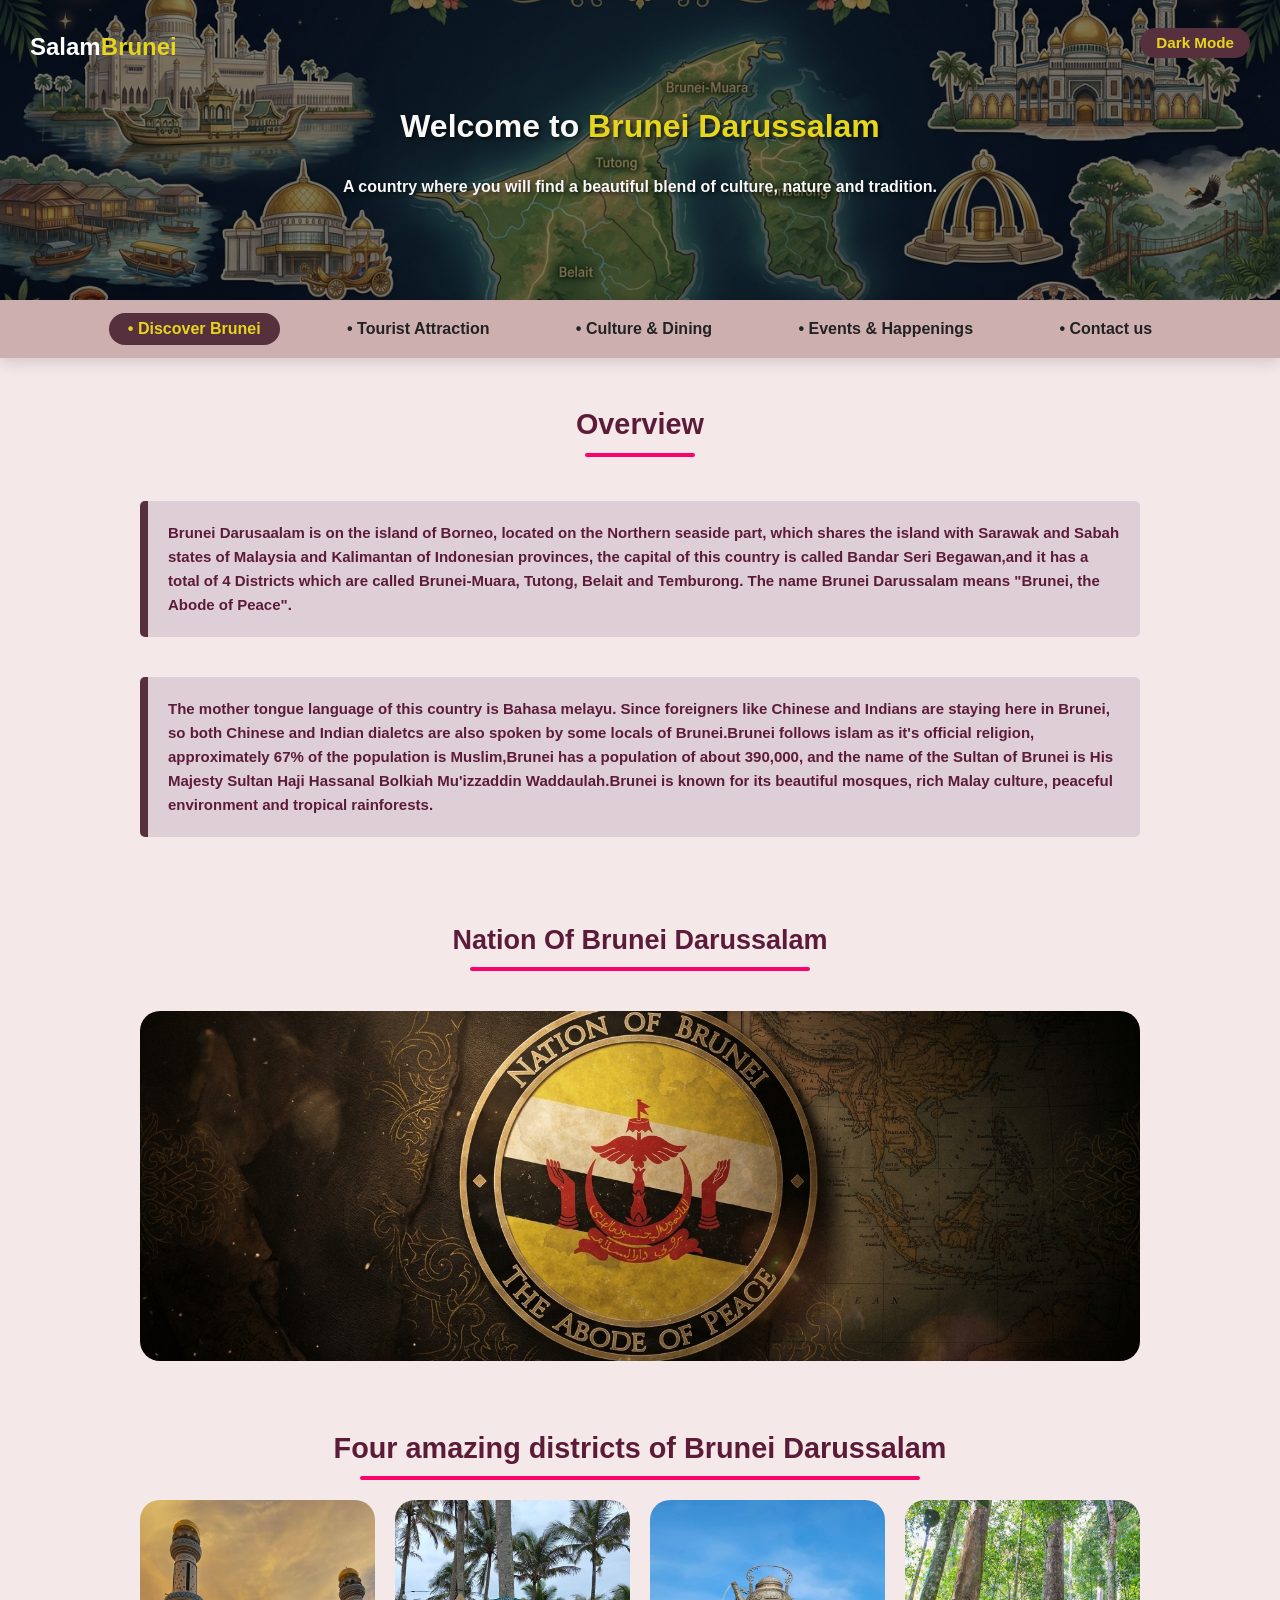
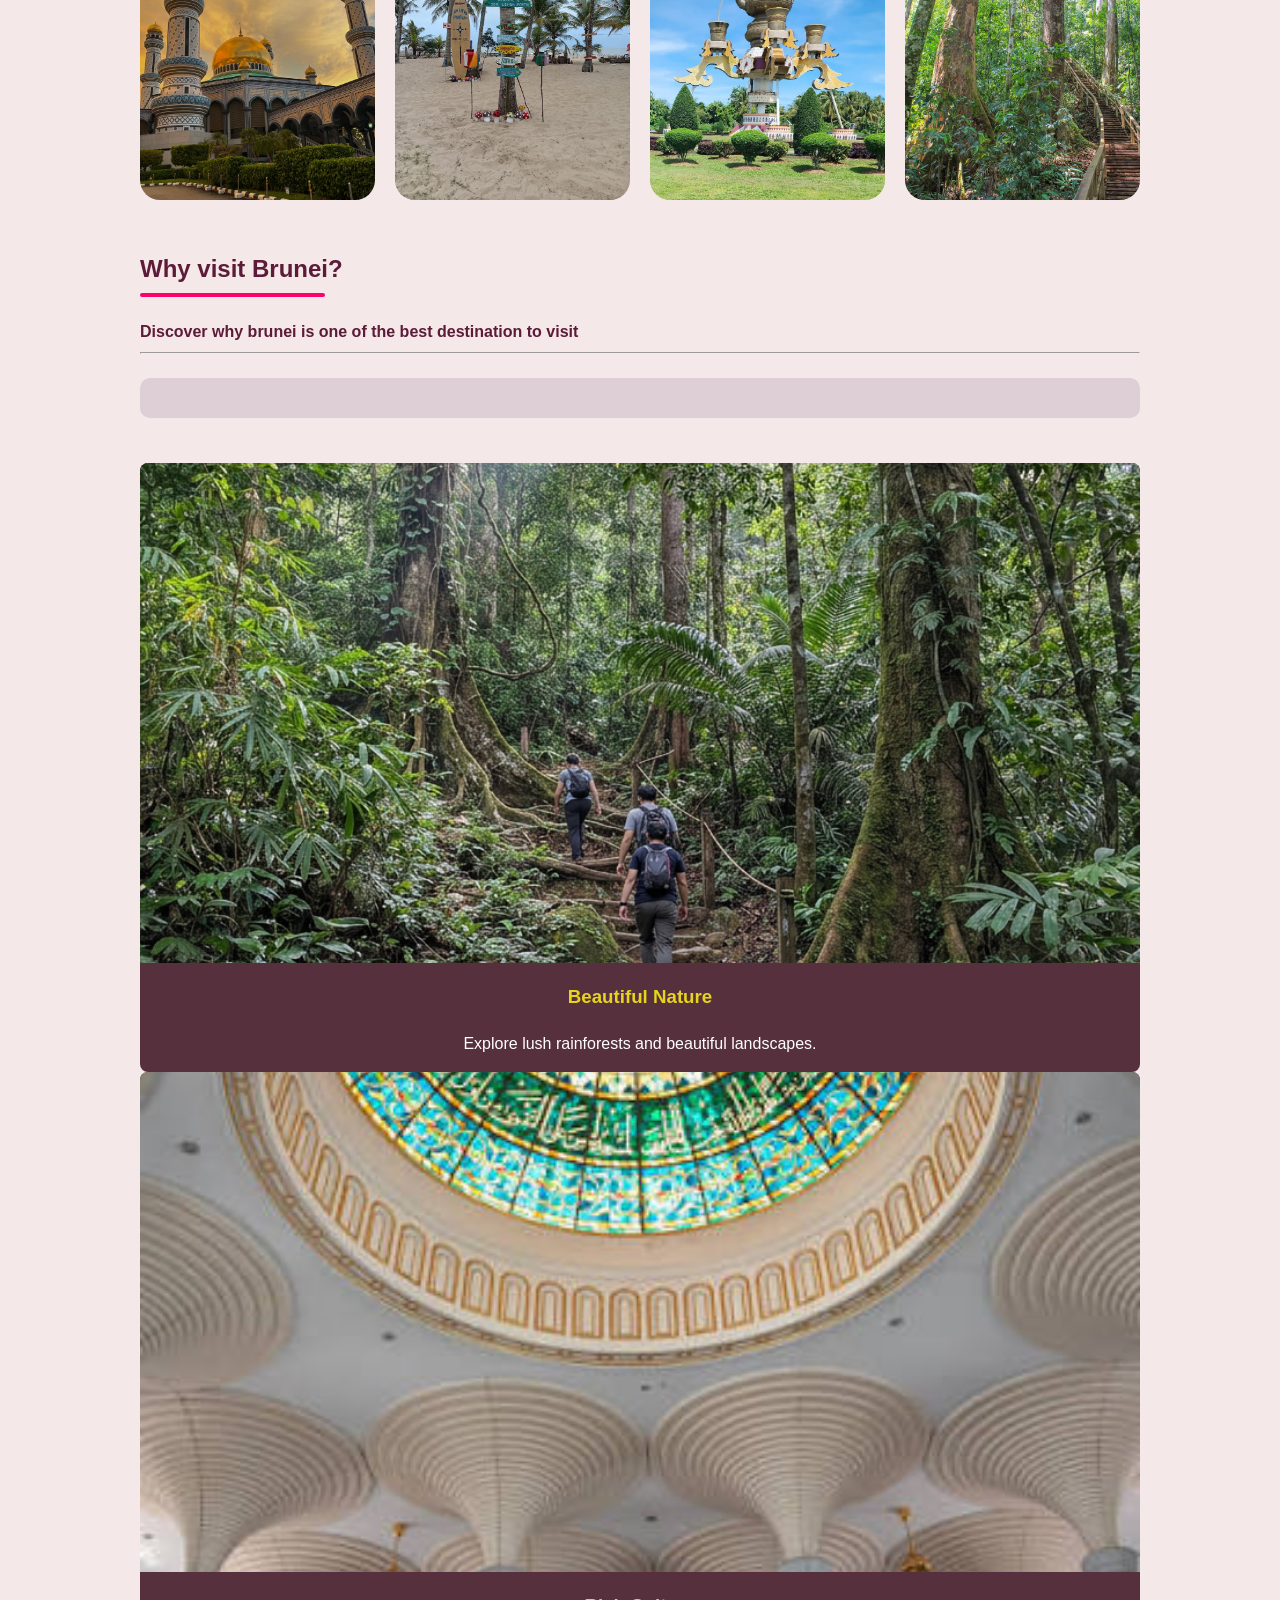
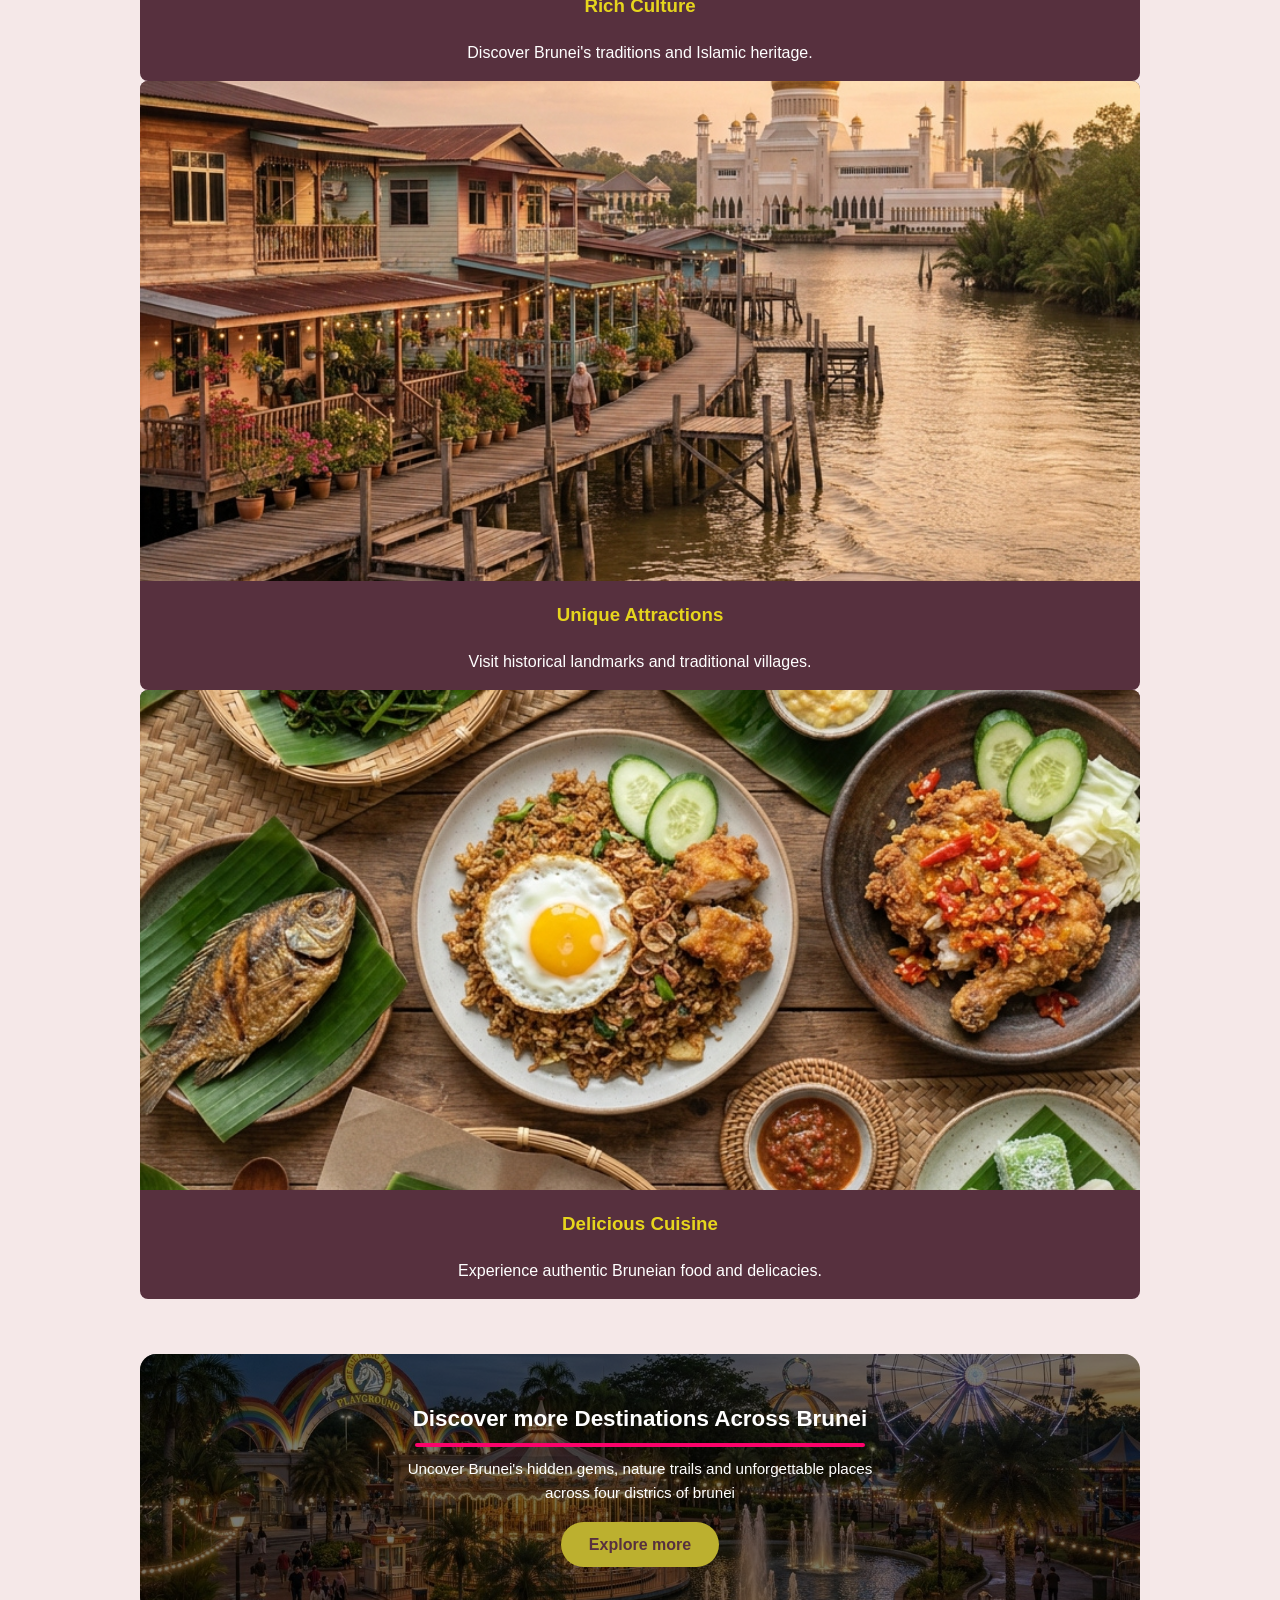
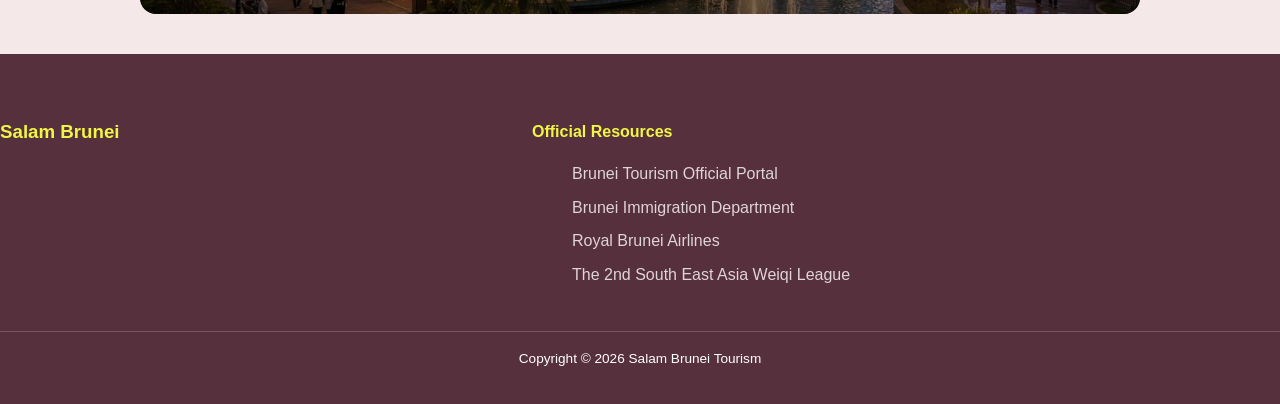
<file: index.html>
<!DOCTYPE html>
<html lang="en">
<head>
  <meta charset="UTF-8">
  <meta name="viewport" content="width=device-width, initial-scale=1.0">
  <link rel="stylesheet" href="style.css">
  <title>Discover Brunei page</title>
</head>
<body>

  <header class="site-header">
    <img src="pic/discover-brunei3.jfif" alt="Cover page of brunei map" class="header-background">
    <a href="index.html" class="logo">Salam<span>Brunei</span></a>
    <button id="dark-theme" class="theme-button"> Dark Mode</button>
    <div class="header-text">
      <h1>Welcome to <span>Brunei Darussalam</span></h1>
      <h4>A country where you will find a beautiful blend of culture, nature and tradition.</h4>
    </div>
  </header>

  <nav class="navbar">
    <a href="index.html" class="nav-item active">&bull; Discover Brunei</a>
    <a href="attractions.html" class="nav-item"> &bull; Tourist Attraction</a> 
    <a href="culture.html" class="nav-item">&bull; Culture & Dining</a>
    <a href="events.html" class="nav-item">&bull; Events & Happenings</a>
    <a href="contact.html" class="nav-item">&bull; Contact us</a>
  </nav>

  <main>

<div class="overview">
  <h2>Overview</h2>
<div class="overview-line"></div>
</div>

  <section id="over">
  <p><b>Brunei Darusaalam is on the island of Borneo, located on the Northern seaside part, which shares the island with Sarawak and Sabah states of Malaysia and Kalimantan of Indonesian provinces, the capital of this country is called Bandar Seri Begawan,and it has a total of 4 Districts which are called Brunei-Muara, Tutong, Belait and Temburong. The name Brunei Darussalam means "Brunei, the Abode of Peace".</b></p> 
  <p><b>The mother tongue language of this country is Bahasa melayu. Since foreigners like Chinese and Indians are staying here in Brunei, so both Chinese and Indian dialetcs are also spoken by some locals of Brunei.Brunei follows islam as it's official religion, approximately 67% of the population is Muslim,Brunei has a population of about 390,000, and the name of the Sultan of Brunei is His Majesty Sultan Haji Hassanal Bolkiah Mu'izzaddin Waddaulah.Brunei is known for its beautiful mosques, rich Malay culture, peaceful environment and tropical rainforests.</b></p> 
  </section>

<div class="adobe">
<h2>Nation Of Brunei Darussalam</h2>
<div class="adobe-line"></div>
</div>

<div class="banner-adobe">
<img src="pic/adobe.jfif" alt="nation of brunei">
</div>

 <div class="districts">
<h2>Four amazing districts of Brunei Darussalam</h2>
<div class="districts-line"></div>
</div>

<div class="row">
  <div class="districts-col">
  <a href="https://www.bruneitourism.com/brunei-muara/">
  <img src="pic/Brunei-muara.jfif" alt="Brunei-muara, Jame Asr mosque">
  <div class="districts-layer">
  <h3>Brunei-Muara</h3>
  </div>
  </a>
    </div>

  <div class="districts-col">
    <a href="https://www.bruneitourism.com/tutong/">
    <img src="pic/tutong.jfif" alt="tutong beach">
    <div class="districts-layer">
   <h3>Tutong</h3>
    </div>
    </a>
    </div>

  <div class="districts-col">
     <a href="https://www.bruneitourism.com/belait/">
    <img src="pic/kettle.jfif" alt="KB, giant kettle pot">
    <div class="districts-layer">
    <h3>Belait</h3>
    </div>
    </a>
   </div>

  <div class="districts-col">
     <a href="https://www.bruneitourism.com/temburong/"></a>
    <img src="pic/ulu.jfif" alt="temburong park">
    <div class="districts-layer">
    <h3>Temburong</h3>
    </div>
    </div>
    </div>

      <section id="discover-grid">
      <h2>Why visit Brunei?</h2>
      <div class="discover-line"></div>
      <h4>Discover why brunei is one of the best destination to visit<hr></h4>
      <div class="grid-container">
        </div>
        
    <article class="discover-card">
       <img src="pic/rainforest.jfif" alt="Brunei rainforest">
      <h3>Beautiful Nature</h3>
      <p>Explore lush rainforests and beautiful landscapes.</p>
    </article>

    <article class="discover-card">
      <img src="pic/masjid-inside.jfif" alt="view inside omar ali masjid">
      <h3>Rich Culture</h3>
      <p>Discover Brunei's traditions and Islamic heritage.</p>
    </article>

    <article class="discover-card">
      <img src="pic/kampong.jfif" alt="kampong air">
      <h3>Unique Attractions</h3>
      <p>Visit historical landmarks and traditional villages.</p>
    </article>

    <article class="discover-card">
      <img src="pic/cuisine.jfif" alt="Brunei local cuisine">
      <h3>Delicious Cuisine</h3>
      <p>Experience authentic Bruneian food and delicacies.</p>
    </article>

      </div>
    </section>


<div class="discover-banner">
  <img src="pic/jp2.jpg" alt="jerudong park">

  <div class="discover-overlay">
    <h2>Discover more Destinations Across Brunei</h2>
    <div class="discover-banner-line"></div>
    <p>Uncover Brunei's hidden gems, nature trails and unforgettable places across four districs of brunei</p>
    <a href="attractions.html" class="round-button">Explore more</a>
  </div>
</div>
  </main>

  <script src="script.js"></script>

  <footer class="site-footer">
    <div class="container footer-grid">
      <div>
        <h3>Salam Brunei</h3>
      </div>
      
      <div>
        <h4>Official Resources</h4>
      <ul>
        <li><a href="https://www.bruneitourism.com/" target="_blank" rel="noopener noreferrer">Brunei Tourism Official Portal</a></li>
        <li><a href="https://www.immigration.gov.bn/" target="_blank" rel="noopener noreferrer">Brunei Immigration Department</a></li>
        <li><a href="https://www.flyroyalbrunei.com/" target="_blank" rel="noopener noreferrer">Royal Brunei Airlines</a></li>
        <li><a href="https://wynchblog.com/2nd-south-east-asia-weiqi-league-in-brunei/" target="_blank" rel="noopener noreferrer">The 2nd South East Asia Weiqi League</a></li>
      </ul>
      </div>
    </div>
    <p class="copyright">Copyright &copy; 2026 Salam Brunei Tourism</p>
  </footer>

</body>
</html>
</file>
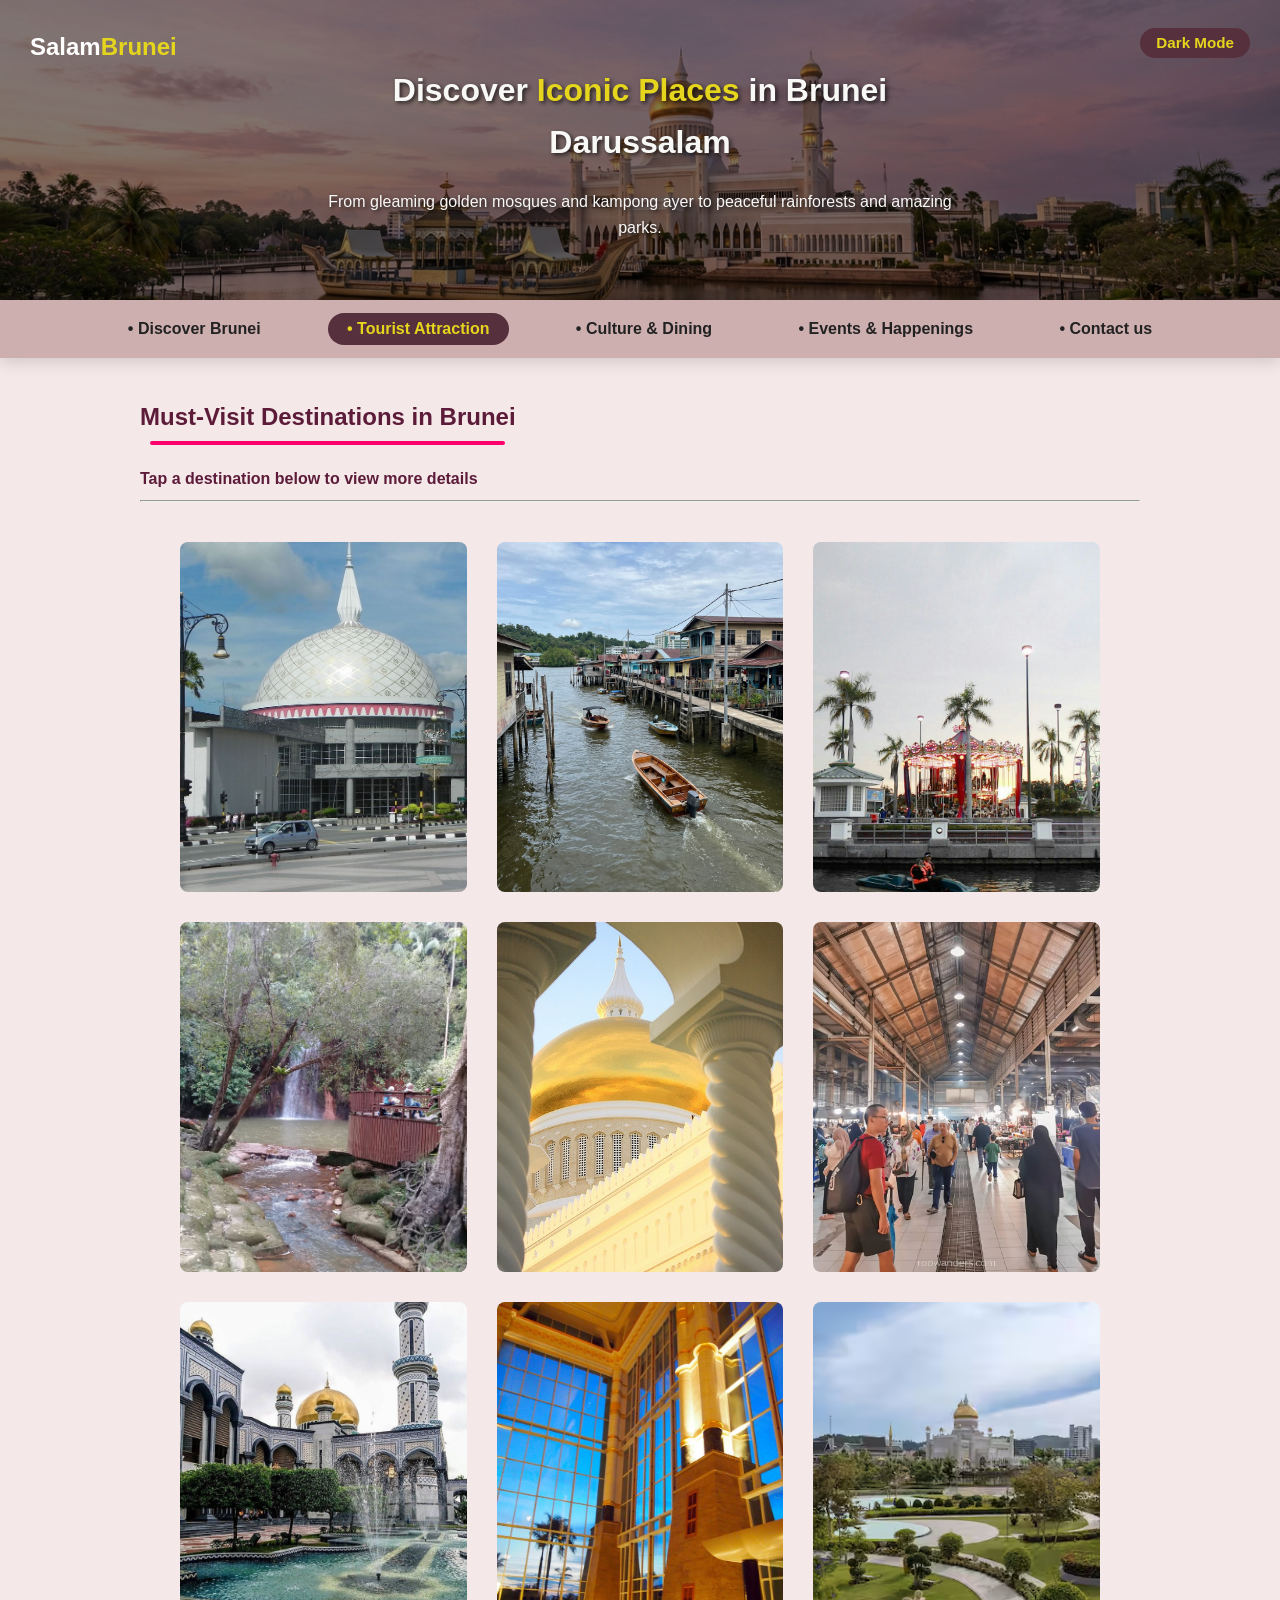
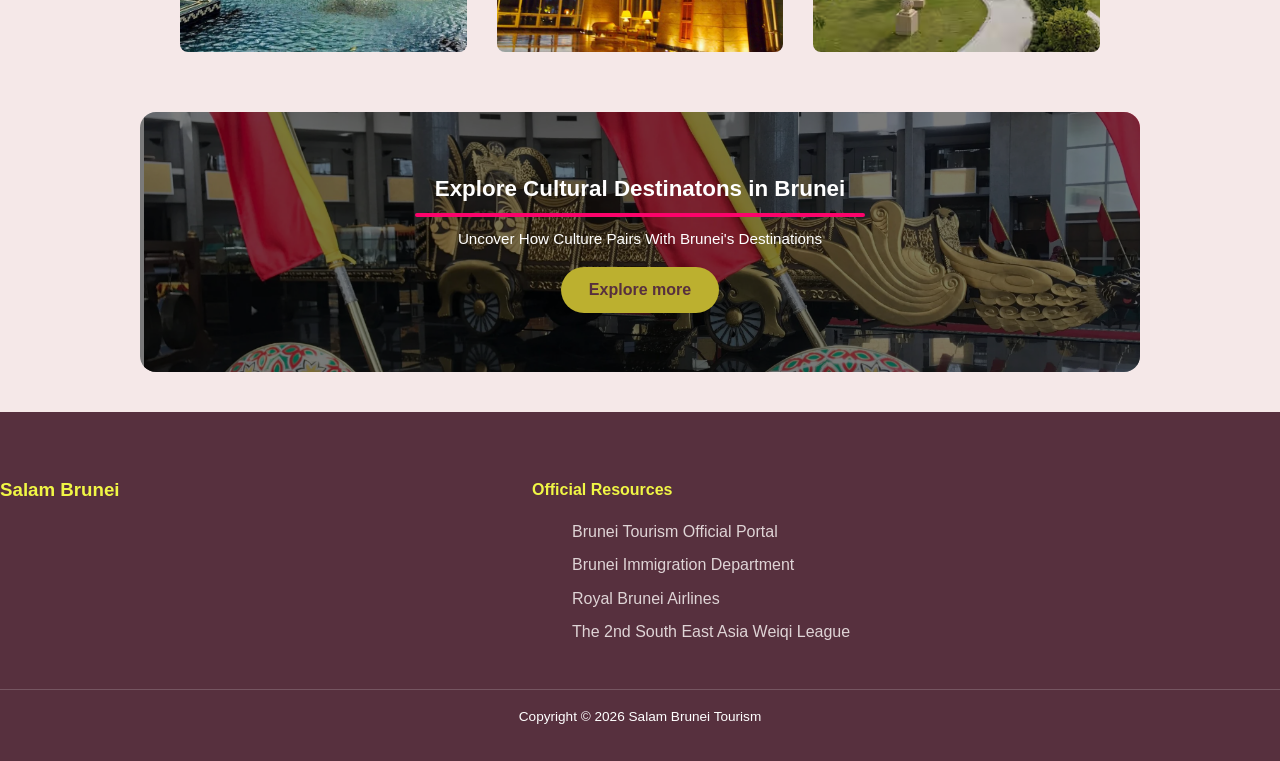
<file: attractions.html>
<!DOCTYPE html>
<html lang="en">
<head>
  <meta charset="UTF-8">
  <meta name="viewport" content="width=device-width, initial-scale=1.0">
  <link rel="stylesheet" href="style.css">
  <title>Tourist Attractions page</title>
</head>
<body>

  <header class="site-header">
    <img src="pic/rose sky omar.jfif" alt="pink theme sky omar ali masjid" class="header-background">
    <a href="attractions.html" class="logo">Salam<span>Brunei</span></a>
    <button id="dark-theme" class="theme-button"> Dark Mode</button>
    <div class="header-text">
      <h1>Discover<span> Iconic Places </span>in Brunei Darussalam</h1>
      <p>From gleaming golden mosques and kampong ayer to peaceful rainforests and amazing parks. </p>
    </div>
  </header>

  <nav class="navbar">
    <a href="index.html" class="nav-item">&bull; Discover Brunei</a>
    <a href="attractions.html" class="nav-item active"> &bull; Tourist Attraction</a> 
    <a href="culture.html" class="nav-item">&bull; Culture & Dining</a>
    <a href="events.html" class="nav-item">&bull; Events & Happenings</a>
    <a href="contact.html" class="nav-item">&bull; Contact us</a>
  </nav>

<main>
 <div class="destination">
  <h2>Must-Visit Destinations in Brunei</h2>
<div class="destination-line"></div>
<h4>Tap a destination below to view more details<hr></h4>
</div>

<div class="img-gallery">
<img src="pic/regalia.jfif" alt="Regalia Royal Museum" data-desc="This museum is decorated with the history of Brunei's beauty. Inside this museum, they display golden chariots, olden-day symbolic weapons and shields, and ornate mementos from historic Brunei."> 
<img src="pic/kamping.jfif" alt="Kampong Air" data-desc="A peaceful water village with nearby beautiful mosques, schools and relaxing boat rides">
<img src="pic/Jerudong Park.jfif" alt="Jerudong Park Playground" data-desc="The biggest and most popular amusement park in Borneo, with a beautifully landscaped playground, Jeudong Park provides all kinds of exiting rides for all ages">
<img src="pic/tasek-lama.jpg" alt="Tasek Lama Recreational Park" data-desc="This park is located in the heart of Brunei's capital. Nature lovers will love this place because of the amazing waterfall, lush trails for wandering, and breathtaking city views">
<img src="pic/omar ali dome.jfif" alt="Omar Ali Saifuddien Mosque" data-desc="This masterpiece mosque is featured with a stunning golden dome, Italian marble columns, and intricate stained glass windows">
<img src="pic/gadong.webp" alt="gadong night market" data-desc="Brunei's busiest and most buzzing night market that is located at Gadong near The Mall, with super affordable local snacks and dishes starting from $1, such as grilled meat on skewers, rice with chicken and sambal on the side, and a lot more Bruneian favourites">
<img src="pic/jame.jfif" alt="Jame Asr Hassanal Bolkiah Mosque" data-desc="This incredible golden mosque was built by the current Sultan of Brunei, offering visitors a glimpse of stunning architecture and spiritual beauty">
<img src="pic/empire2.jfif" alt="The Empire Brunei" data-desc="The Empire is a world-class, luxury resort located in Kampong Jerudong, providing private beaches and a golf course for clients and visitors who are staying there, and offering grand accommodations and royal-level hospitality too">
<img src="pic/eko.avif" alt="Taman Makhota Jubli Emas" data-desc="A very clean park with a lovely garden look, great for visitors, athletes, kids, and couples">

</div>

<div class="lightbox" id="lightbox">
  <img src="pic/regalia.jfif" id="lightbox-img" alt="royal regalia museum">
  <p id="lightbox-info"></p>
  <p id="lightbox-desc"></p> 
  <span id="close-lightbox">X</span>
</div>

<div class="attraction-banner">
  <img src="pic/royal2.png" alt="inside royal regalia museum">

  <div class="attraction-overlay">
    <h2>Explore Cultural Destinatons in Brunei</h2>
    <div class="attraction-line"></div>
    <p>Uncover How Culture Pairs With Brunei's Destinations</p>
    <a href="https://www.bruneitourism.com/cultural-heritage/" class="round-button">Explore more</a>
  </div>
</div>

</main>

<script src="script.js"></script>

 <footer class="site-footer">
    <div class="container footer-grid">
      <div>
        <h3>Salam Brunei</h3>
      </div>
      
      <div>
        <h4>Official Resources</h4>
      <ul>
        <li><a href="https://www.bruneitourism.com/" target="_blank" rel="noopener noreferrer">Brunei Tourism Official Portal</a></li>
        <li><a href="https://www.immigration.gov.bn/" target="_blank" rel="noopener noreferrer">Brunei Immigration Department</a></li>
        <li><a href="https://www.flyroyalbrunei.com/" target="_blank" rel="noopener noreferrer">Royal Brunei Airlines</a></li>
        <li><a href="https://wynchblog.com/2nd-south-east-asia-weiqi-league-in-brunei/" target="_blank" rel="noopener noreferrer">The 2nd South East Asia Weiqi League</a></li>
      </ul>
      </div>
    </div>
    <p class="copyright">Copyright &copy; 2026 Salam Brunei Tourism</p>
  </footer>

</body>
</html>
</file>
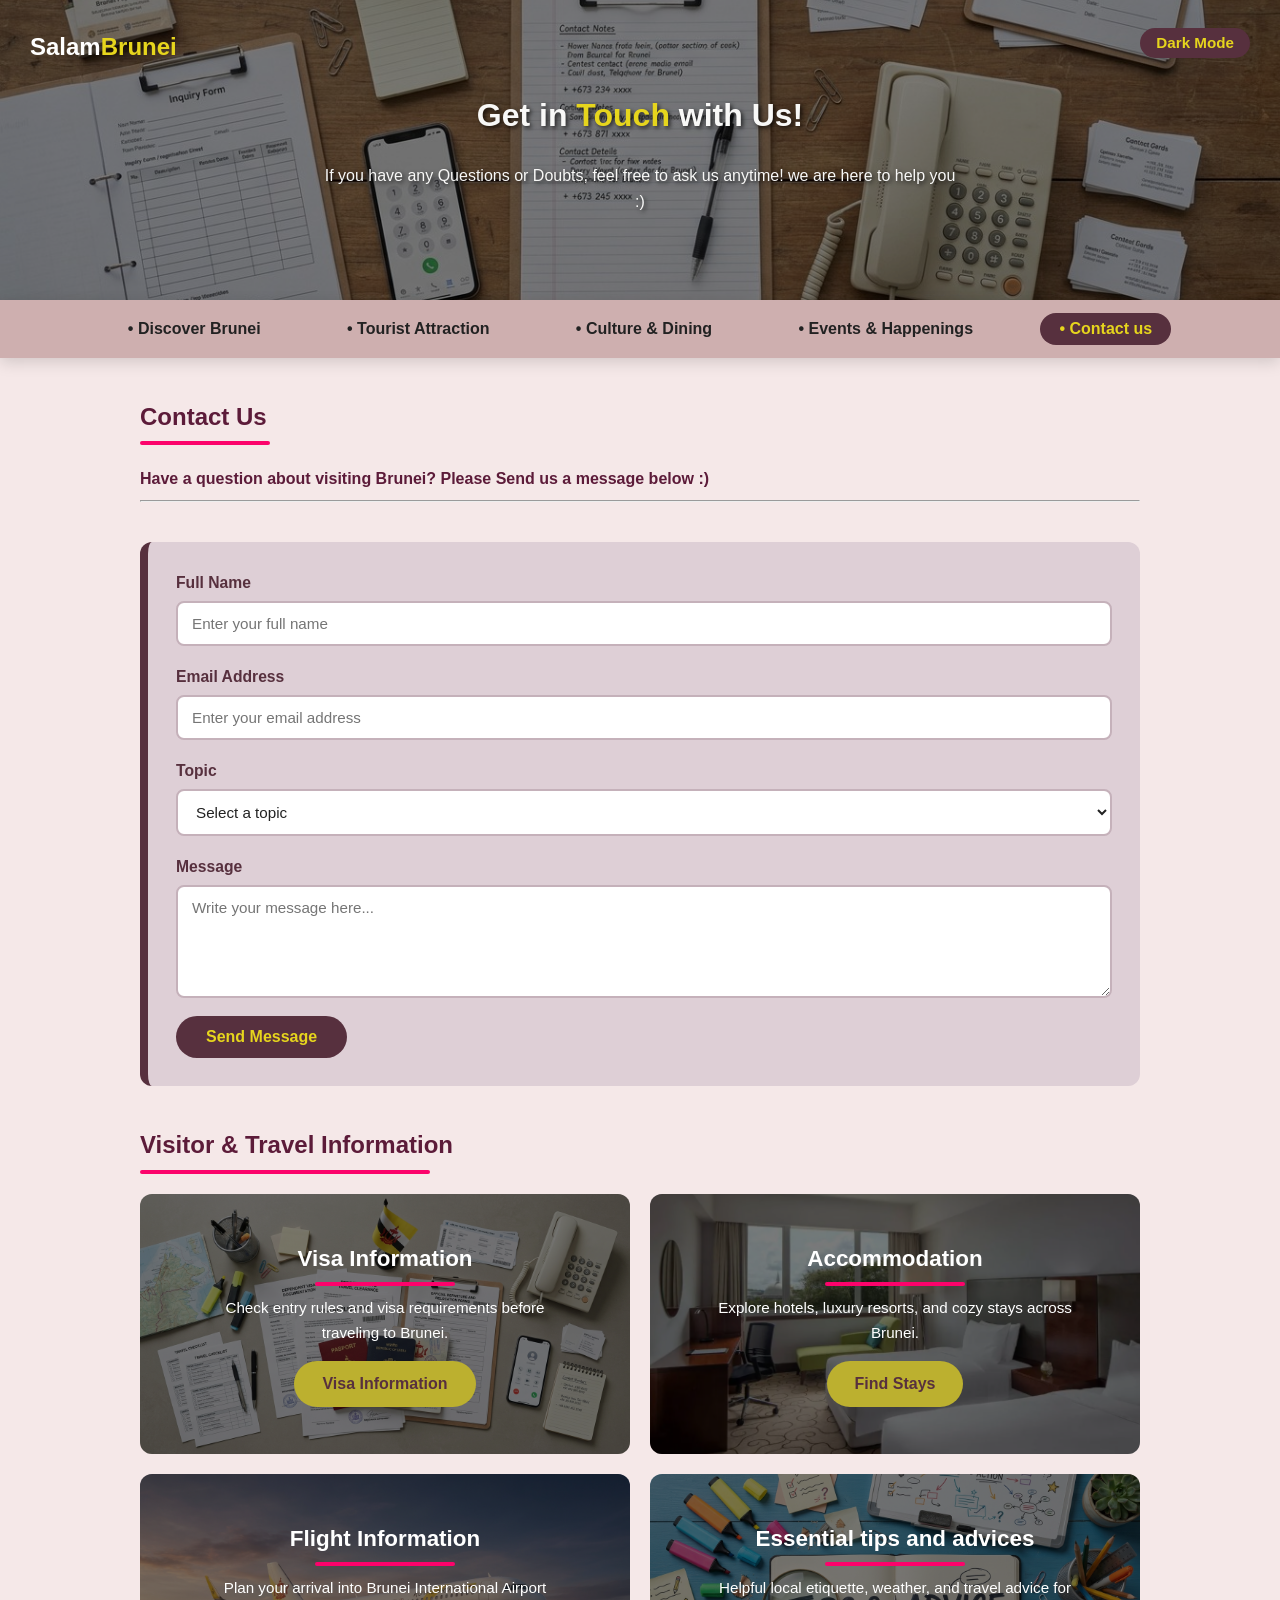
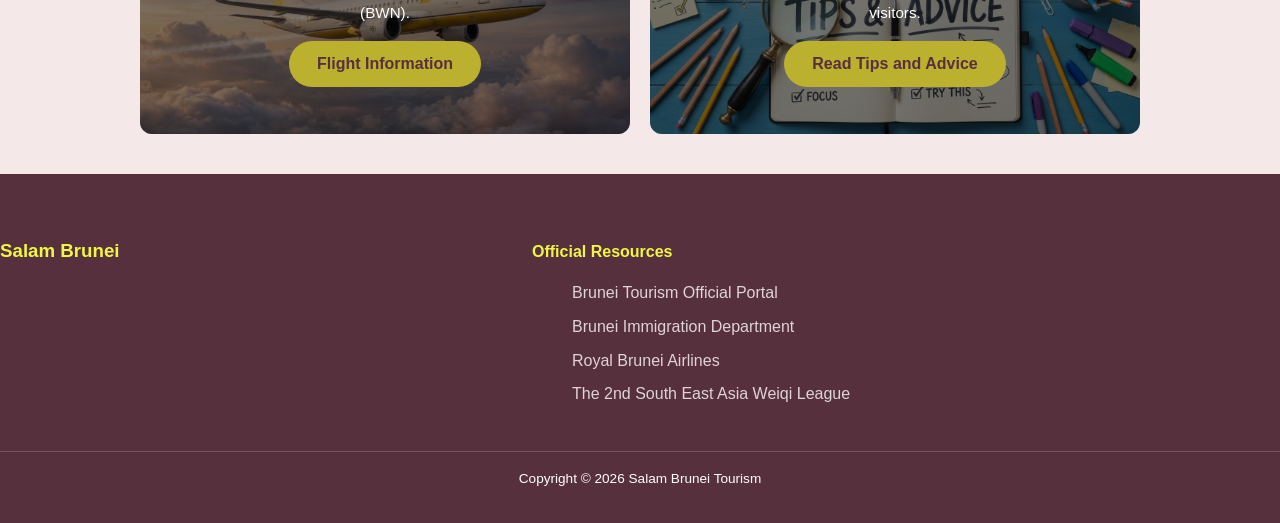
<file: contact.html>
<!DOCTYPE html>
<html lang="en">
<head>
  <meta charset="UTF-8">
  <meta name="viewport" content="width=device-width, initial-scale=1.0">
  <link rel="stylesheet" href="style.css">
  <title>Contact page</title>
</head>
<body>

  <header class="site-header">
    <img src="pic/contact us2.jpg" alt="contact page" class="header-background">
    <a href="contact.html" class="logo">Salam<span>Brunei</span></a>
    <button id="dark-theme" class="theme-button"> Dark Mode</button>
    <div class="header-text">
      <h1>Get in <span>Touch</span> with Us!</h1>
      <p>If you have any Questions or Doubts, feel free to ask us anytime! we are here to help you :)</p>
    </div>
  </header>

  <nav class="navbar">
    <a href="index.html" class="nav-item">&bull; Discover Brunei</a>
    <a href="attractions.html" class="nav-item"> &bull; Tourist Attraction</a> 
    <a href="culture.html" class="nav-item">&bull; Culture & Dining</a>
    <a href="events.html" class="nav-item">&bull; Events & Happenings</a>
    <a href="contact.html" class="nav-item active">&bull; Contact us</a>
  </nav>

<main> 
 <div class="contact-section">
  <h2>Contact Us</h2>
  <div class="contact-line"></div>
  <h4>Have a question about visiting Brunei? Please Send us a message below :)<hr></h4>
  </div>

  <form class="contact-form">
  <div class="form-group">
    <label for="full-name">Full Name</label>
      <input type="text" id="full-name" name="fullName" placeholder="Enter your full name" required>
    </div>

    <div class="form-group">
      <label for="email">Email Address</label>
      <input type="email" id="email" name="email" placeholder="Enter your email address" required>
    </div>

    <div class="form-group">
      <label for="topic">Topic</label>
      <select id="topic" name="topic" required>
        <option value="" disabled selected>Select a topic</option>
        <option value="attractions">Tourist Attractions</option>
        <option value="visa">Visa &amp; Entry Information</option>
        <option value="accommodation">Accommodation &amp; Stays</option>
        <option value="culture">Culture &amp; Events</option>
        <option value="general">General Inquiry</option>
       </select>
     </div>

    <div class="form-group">
      <label for="message">Message</label>
      <textarea id="message" name="message" rows="5" placeholder="Write your message here..." required></textarea>
      </div>

    <button type="submit">Send Message</button>
  </form>
</section>

<section class="travel-section">
  <h2>Visitor &amp; Travel Information</h2>
  <div class="travel-line"></div>

   <div class="travel-grid">

    <div class="travel-card">
      <img src="pic/passport.jfif" alt="Brunei Visa Information">
      <div class="travel-overlay">
        <h3>Visa Information</h3>
        <div class="travel-card-line"></div>
        <p>Check entry rules and visa requirements before traveling to Brunei.</p>
        <a href="https://www.immigration.gov.bn/" target="_blank" rel="noopener noreferrer" class="round-button">Visa Information</a>
       </div>
           </div>

    
    <div class="travel-card">
      <img src="pic/raddison.webp" alt="Brunei Accommodation">
        <div class="travel-overlay">
        <h3>Accommodation</h3>
        <div class="travel-card-line"></div>
        <p>Explore hotels, luxury resorts, and cozy stays across Brunei.</p>
        <a href="https://www.bruneitourism.com/accommodations/?_accommodation_type=hotels" target="_blank" rel="noopener noreferrer" class="round-button">Find Stays</a>
       </div>
          </div>

    <div class="travel-card">
      <img src="pic/rba.jfif" alt="Brunei Flight Information">
      <div class="travel-overlay">
        <h3>Flight Information</h3>
        <div class="travel-card-line"></div>
        <p>Plan your arrival into Brunei International Airport (BWN).</p>
        <a href="https://www.flyroyalbrunei.com/" target="_blank" rel="noopener noreferrer" class="round-button">Flight Information</a>
        </div>

       </div>

    <div class="travel-card">
      <img src="pic/tips.jfif" alt="Brunei Advice and Travel Tips">
      <div class="travel-overlay">
        <h3>Essential tips and advices</h3>
        <div class="travel-card-line"></div>
        <p>Helpful local etiquette, weather, and travel advice for visitors.</p>
        <a href="https://www.bruneitourism.com/useful-tips/" target="_blank" rel="noopener noreferrer" class="round-button">Read Tips and Advice</a>
        </div>
          </div>
         </div>

       </section>
   </main>


<script src="script.js"></script>
 <footer class="site-footer">
    <div class="container footer-grid">
      <div>
        <h3>Salam Brunei</h3>
      </div>
      <div>
        <h4>Official Resources</h4>
      <ul>
          <li><a href="https://www.bruneitourism.com/" target="_blank" rel="noopener noreferrer">Brunei Tourism Official Portal</a></li>
          <li><a href="https://www.immigration.gov.bn/" target="_blank" rel="noopener noreferrer">Brunei Immigration Department</a></li>
          <li><a href="https://www.flyroyalbrunei.com/" target="_blank" rel="noopener noreferrer">Royal Brunei Airlines</a></li>
          <li><a href="https://wynchblog.com/2nd-south-east-asia-weiqi-league-in-brunei/" target="_blank" rel="noopener noreferrer">The 2nd South East Asia Weiqi League</a></li>
      </ul>
      </div>
    </div>
    <p class="copyright">Copyright &copy; 2026 Salam Brunei Tourism</p>
  </footer>


</body>
</html>
</file>
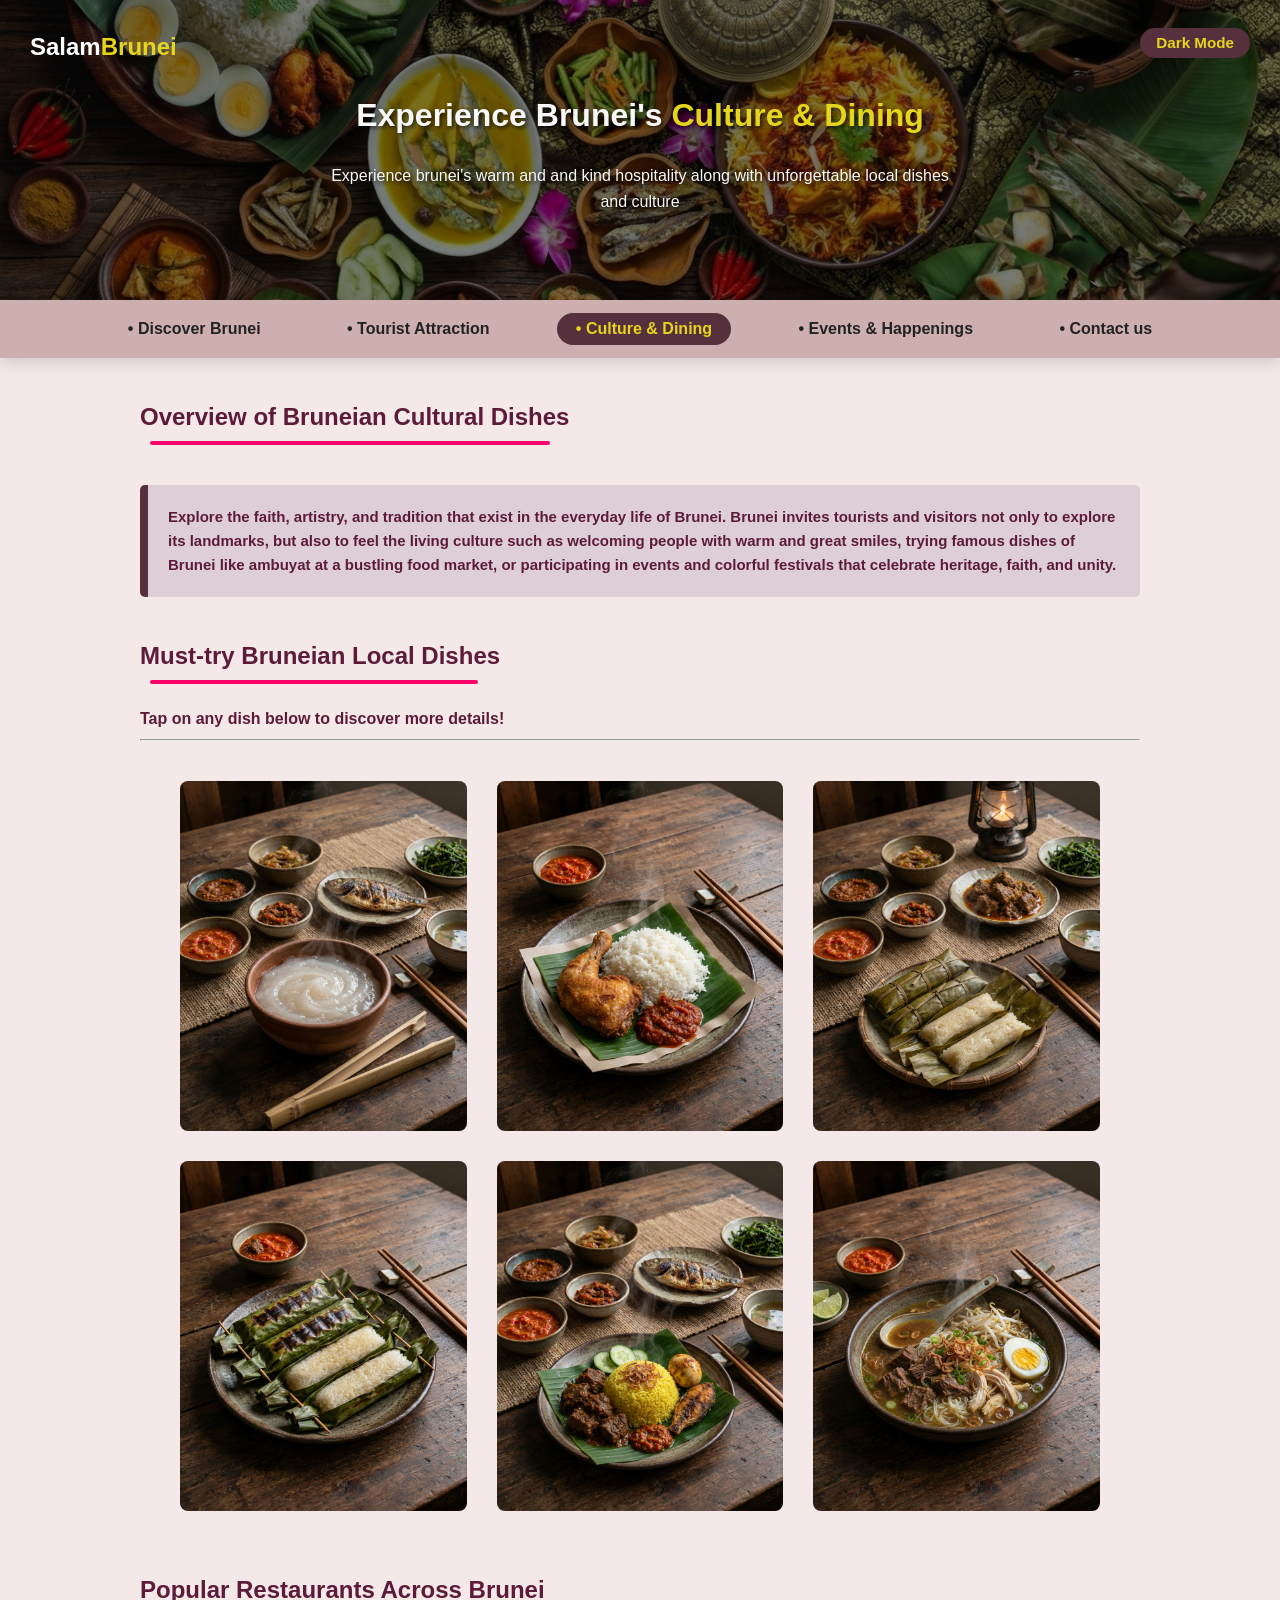
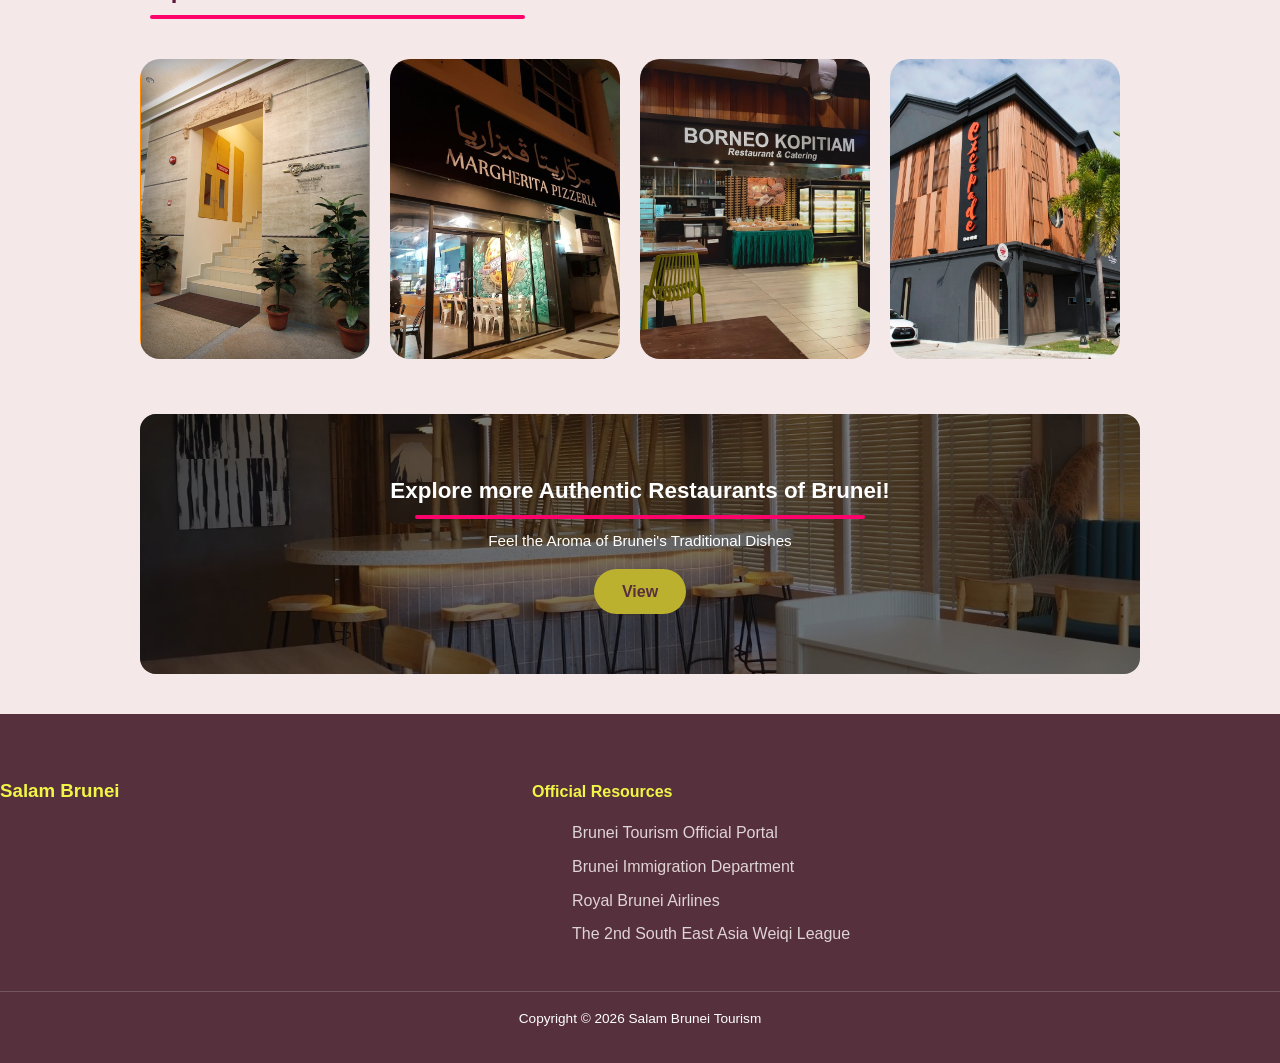
<file: culture.html>
<!DOCTYPE html>
<html lang="en">
<head>
  <meta charset="UTF-8">
  <meta name="viewport" content="width=device-width, initial-scale=1.0">
  <link rel="stylesheet" href="style.css">
  <title>Culture & Dining page</title>
</head>
<body>

  <header class="site-header">
    <img src="pic/foods.jfif" alt="foods on table" class="header-background">
    <a href="culture.html" class="logo">Salam<span>Brunei</span></a>
    <button id="dark-theme" class="theme-button"> Dark Mode</button>
    <div class="header-text">
      <h1>Experience Brunei's <span>Culture & Dining</span></h1>
      <p>Experience brunei's warm and and kind hospitality along with unforgettable local dishes and culture</p>
    </div>
  </header>

  <nav class="navbar">
    <a href="index.html" class="nav-item">&bull; Discover Brunei</a>
    <a href="attractions.html" class="nav-item"> &bull; Tourist Attraction</a> 
    <a href="culture.html" class="nav-item active">&bull; Culture & Dining</a>
    <a href="events.html" class="nav-item">&bull; Events & Happenings</a>
    <a href="contact.html" class="nav-item">&bull; Contact us</a>
  </nav>

  <main>
    
<div class="culture-section">
  <h2>Overview of Bruneian Cultural Dishes</h2>
  <div class="culture-line"></div>
  </div>

  <section id="over">
  <p><b> 
Explore the faith, artistry, and tradition that exist in the everyday life of Brunei. Brunei invites tourists and visitors not only to explore its landmarks, but also to feel the living culture such as welcoming people with warm and great smiles, trying famous dishes of Brunei like ambuyat at a bustling food market, or participating in events and colorful festivals that celebrate heritage, faith, and unity.</b></p>
</section>


<div class="localdish-section">
  <h2>Must-try Bruneian Local Dishes</h2>
  <div class="localdish-line"></div>
  <h4>Tap on any dish below to discover more details!<hr></h4>
  </div>


<div class="img-gallery">
<img src="pic/ambuyat.jfif" alt="Ambuyat" data-desc="This is the most proud and national dish of brunei, It is drived from sago palm tree, Ambuyat is easy to chew and its also normal to swallow it, It has a savoury taste and its very satisfying to eat."> 
<img src="pic/nasi katok2.jfif" alt="Nasi Katok" data-desc="This dish is most beloved one in brunei, and it is served with rice, fried chicken and different types of sambal, such as spicy, normal, and sweet. you can either have two of them combined as (campur) or just one sambal.">
<img src="pic/kelupis.jfif" alt="Kelupis" data-desc="This snack is Brunei's all-time favourite snack that is wrapped in a leaf called nyirik leaf. It is traditionally served at events like weddings or special occasions as light refreshments.">
<img src="pic/pulut2.jfif" alt="Pulut Panggang" data-desc="This snack is super famous because it runs out quickly before 8:30 am in the early morning at restaurants and stalls, and this snack is similar to kelupis, but the difference is pulut panggang is wrapped and grilled instead of steamed.">
<img src="pic/nasikuning.jfif" alt="Nasi Kuning" data-desc="This rice dish is not only loved by the locals of Brunei, but also across other parts of Southeast Asia. It has a distinctive flavour, and it is also the centerpiece of festive occasions and celebrations.">
<img src="pic/soto2.jfif" alt="Soto" data-desc="This traditional dish is from the sultanate of brunei, and it is frequeuntly served at special occations, this savoury soup is perfect for cold days.">
</div>


<div class="lightbox" id="lightbox">
  <img src="pic/ambuyat.jfif" id="lightbox-img" alt="ambuyat">
  <p id="lightbox-info"></p>
  <p id="lightbox-desc"></p> 
  <span id="close-lightbox">X</span>
</div>


<div class="popularest-section">
  <h2>Popular Restaurants Across Brunei</h2>
  <div class="popularest-line"></div>
  </div>

<div class="row">
  <div class="districts-col">
  <a href="https://www.bruneitourism.com/restaurant/tandoor-restaurant/">
  <img src="pic/tandoor.jpg" alt="tandoor restaurant">
  <div class="districts-layer">
  <h3>Tandoor.com</h3>
  </div>
  </a>
  </div>

  <div class="districts-col">
    <a href="https://www.bruneitourism.com/restaurant/margherita-pizzeria-mata-mata/">
    <img src="pic/margherita-02.jpg" alt="margherita restaurant">
    <div class="districts-layer">
   <h3>Margherita Pizzeria</h3>
    </div>
    </a>
    </div>

  <div class="districts-col">
     <a href="https://www.bruneitourism.com/restaurant/borneo-kopitiam-gadong/">
    <img src="pic/kopitiam.jpg" alt="kopitiam restaurant">
    <div class="districts-layer">
    <h3>Borneo Kopitiam</h3>
    </div>
    </a>
   </div>

  <div class="districts-col">
     <a href="https://www.bruneitourism.com/restaurant/excapade-sushi-kiulap/">
    <img src="pic/excapade.webp" alt="excapade restaurant">
    <div class="districts-layer">
    <h3>Excapade</h3>
    </div>
    </div>
   </a>
    </div>
  
    <div class="restaurant-info">
      <img src="pic/restaurant inside.jpg" alt="Brunei Restaurants">
      <div class="restaurant-h3">
      <h3>Explore more Authentic Restaurants of Brunei!</h3>
      <div class="restaurant-line"></div>
      <p>Feel the Aroma of Brunei's Traditional Dishes</p>
      <a href="https://www.bruneitourism.com/restaurants/" target="_blank" rel="noopener noreferrer" class="round-button">View</a>
      </div>
    </div>

  </main>

  <script src="script.js"></script>

  
 <footer class="site-footer">
    <div class="container footer-grid">
      <div>
        <h3>Salam Brunei</h3>
      </div>
      <div>
        <h4>Official Resources</h4>
      <ul>
          <li><a href="https://www.bruneitourism.com/" target="_blank" rel="noopener noreferrer">Brunei Tourism Official Portal</a></li>
          <li><a href="https://www.immigration.gov.bn/" target="_blank" rel="noopener noreferrer">Brunei Immigration Department</a></li>
          <li><a href="https://www.flyroyalbrunei.com/" target="_blank" rel="noopener noreferrer">Royal Brunei Airlines</a></li>
          <li><a href="https://wynchblog.com/2nd-south-east-asia-weiqi-league-in-brunei/" target="_blank" rel="noopener noreferrer">The 2nd South East Asia Weiqi League</a></li>
      </ul>
      </div>
    </div>
    <p class="copyright">Copyright &copy; 2026 Salam Brunei Tourism</p>
  </footer>


</body>
</html>
</file>
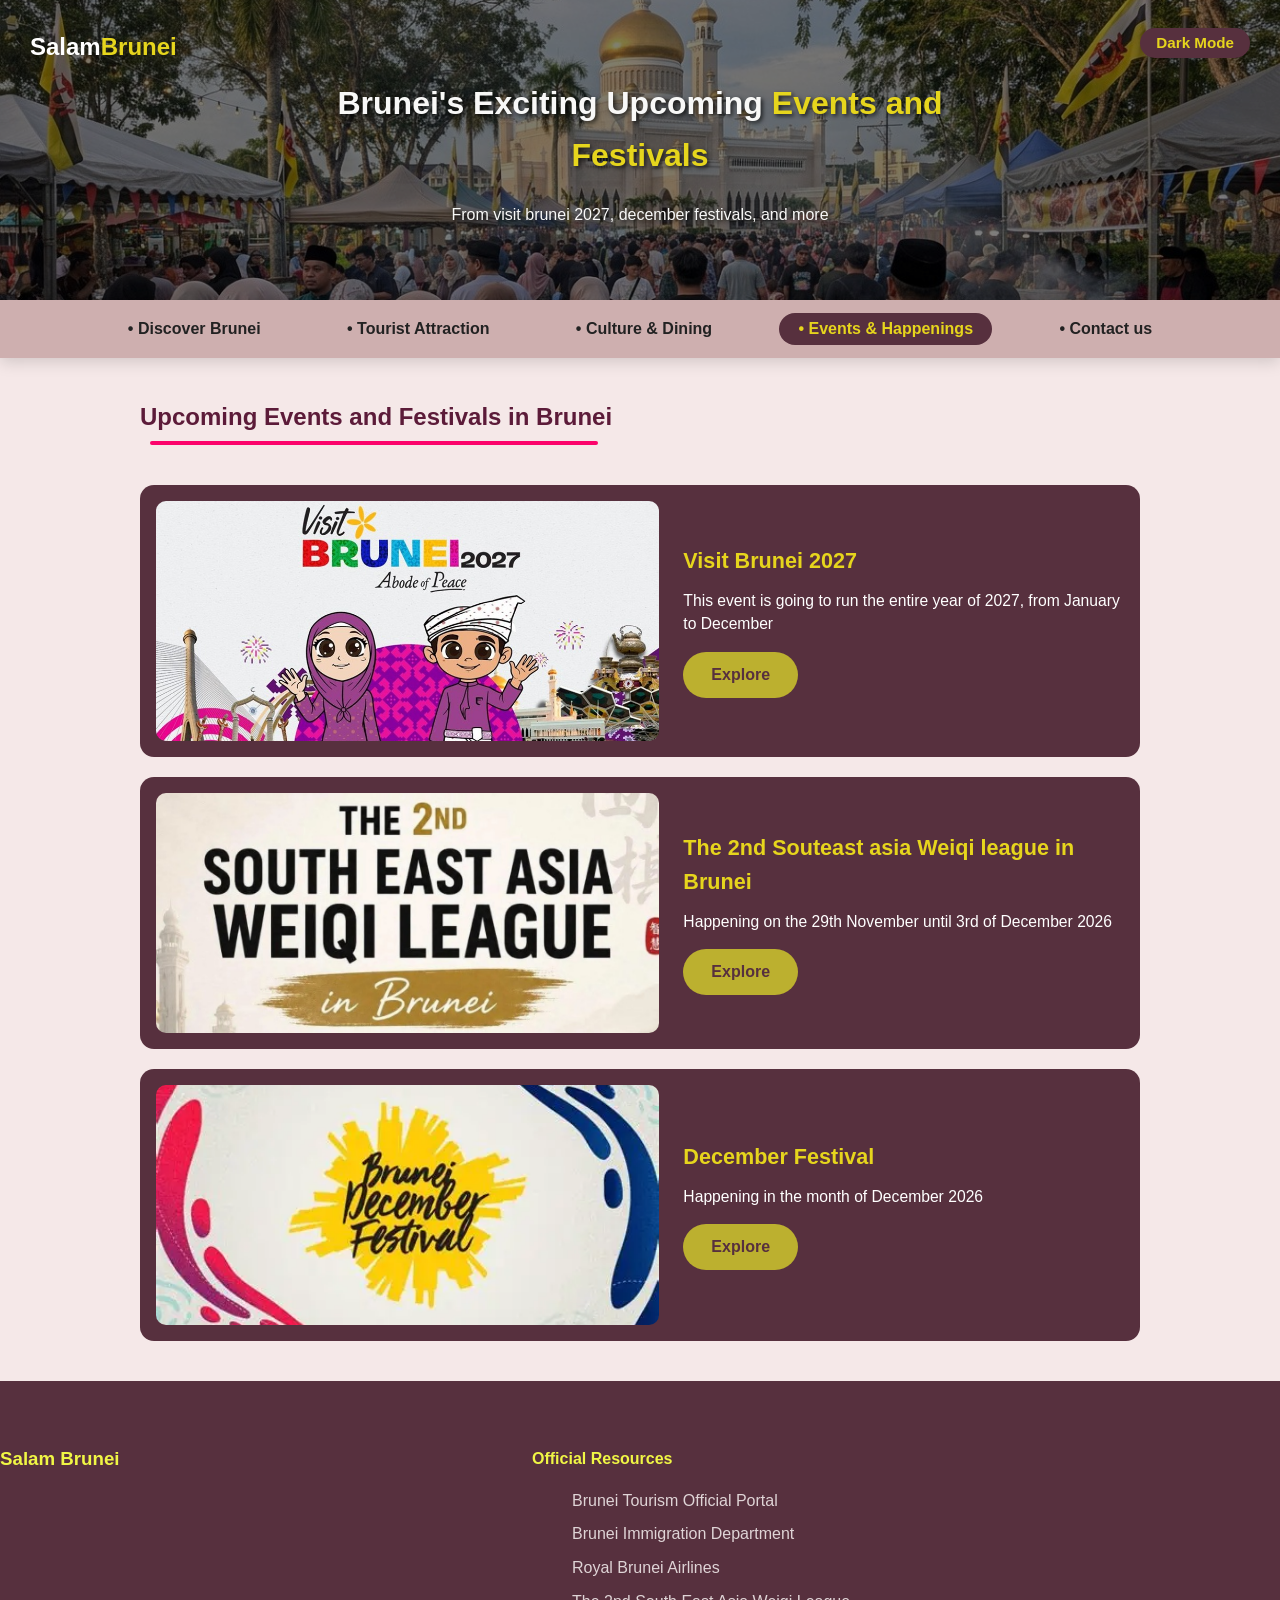
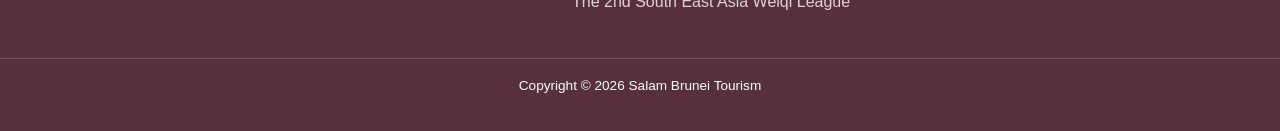
<file: events.html>
<!DOCTYPE html>
<html lang="en">
<head>
  <meta charset="UTF-8">
  <meta name="viewport" content="width=device-width, initial-scale=1.0">
  <link rel="stylesheet" href="style.css">
  <title>Upcoming Events page</title>
</head>
<body>

  <header class="site-header">
    <img src="pic/festivals2.jpg" alt="food market" class="header-background">
    <a href="events.html" class="logo">Salam<span>Brunei</span></a>
    <button id="dark-theme" class="theme-button"> Dark Mode</button>
    <div class="header-text">
      <h1>Brunei's Exciting Upcoming <span>Events and Festivals</span></h1>
      <p>From visit brunei 2027, december festivals, and more </p>
    </div>
  </header>

  <nav class="navbar">
    <a href="index.html" class="nav-item">&bull; Discover Brunei</a>
    <a href="attractions.html" class="nav-item"> &bull; Tourist Attraction</a> 
    <a href="culture.html" class="nav-item">&bull; Culture & Dining</a>
    <a href="events.html" class="nav-item active">&bull; Events & Happenings</a>
    <a href="contact.html" class="nav-item">&bull; Contact us</a>
  </nav>


<main>
<div class="event">
  <h2>Upcoming Events and Festivals in Brunei</h2>
  <div class="event-line"></div>
  </div>


<section class="left-section">
  <div class="left-card">
    <img src="pic/visit brunei3.jpeg" alt="Visit Brunei 2027">
    <div class="left-content">
      <h3>Visit Brunei 2027</h3>
      <p>This event is going to run the entire year of 2027, from January to December</p>
      <a href="https://www.bruneitourism.com/vby2027/" class="round-button">Explore</a>
    </div>
  </div>

  <div class="left-card">
    <img src="pic/2nd souteast2.jpg" alt="2nd souteast asia weiqi league">
    <div class="left-content">
      <h3>The 2nd Souteast asia Weiqi league in Brunei</h3>
      <p>Happening on the 29th November until 3rd of December 2026</p>
      <a href="https://wynchblog.com/2nd-south-east-asia-weiqi-league-in-brunei/" class="round-button">Explore</a>
    </div>
  </div>
   

  <div class="left-card">
    <img src="pic/dec festivals.webp" alt="December Festivals">
    <div class="left-content">
      <h3>December Festival</h3>
      <p>Happening in the month of December 2026</p>
      <a href="https://www.bruneitourism.com/bdf/" class="round-button">Explore</a>
    </div>
  </div>

</section>
</main>


<script src="script.js"></script>

  <footer class="site-footer">
    <div class="container footer-grid">
      <div>
        <h3>Salam Brunei</h3>
      </div>
      <div>
        <h4>Official Resources</h4>
      <ul>
        <li><a href="https://www.bruneitourism.com/" target="_blank" rel="noopener noreferrer">Brunei Tourism Official Portal</a></li>
        <li><a href="https://www.immigration.gov.bn/" target="_blank" rel="noopener noreferrer">Brunei Immigration Department</a></li>
        <li><a href="https://www.flyroyalbrunei.com/" target="_blank" rel="noopener noreferrer">Royal Brunei Airlines</a></li>
        <li><a href="https://wynchblog.com/2nd-south-east-asia-weiqi-league-in-brunei/" target="_blank" rel="noopener noreferrer">The 2nd South East Asia Weiqi League</a></li>
      </ul>
      </div>
    </div>
    <p class="copyright">Copyright &copy; 2026 Salam Brunei Tourism</p>
  </footer>



</body>
</html>
</file>
<file: style.css>
* {
     box-sizing: border-box;
    font-family: arial,  sans-serif;
    }

body {
  margin: 0;
  line-height: 1.6;
  color: #5C1B39;
  background: #f5e8e8;
    }

.site-header {
  position: relative;
  width: 100vw;
  left: 50%;
  right: 50%;
  margin-left: -50vw;
  margin-right: -50vw;
  height: 300px;
  overflow: hidden;
  text-align: center;
    }

.header-background {
  width: 100%;
  height: 100%;
  object-fit: cover;
  display:block;
  filter: brightness(50%); 
    }

.header-text {
  position: absolute;
  top: 50%;
  left: 50%;
  transform: translate(-50%, -50%);
  color: rgb(248, 248, 247);
  text-shadow: 2px 2px 4px rgba(0, 0, 0, 0.7);
    }
    
.header-text h1 span{
  color: #e6d51d;
    }
  

.logo {
  position: absolute;
  top: 28px;
  left: 30px;
  right: auto;
  margin: 0;
  font-size: 1.5rem;
  font-weight: 700;
  color: #ffffff;
  text-decoration: none;
  z-index: 10;
}

.logo span {
  color: #e6d51d;
}

#dark-theme {
  position: absolute;
  top: 28px;
  right: 30px;
  z-index: 10;
  background-color: #57303e;
  color: #e6d51d;
  border: none;
  padding: 0.4rem 1rem;
  border-radius: 25px;
  font-weight: 600;
  font-size: 0.95rem;
  cursor: pointer;
  transition: all 0.3s ease;
}

#dark-theme:hover {
  background-color: #e6d51d;
  color: #57303e;
}

body.dark-theme {
  background-color: #57303e;
  color: #f4f0f2;
}

body.dark-theme .navbar {
  background: rgba(38, 28, 34, 0.95);
}

body.dark-theme .navbar .nav-item {
  color: #f4f0f2;
}

body.dark-theme #over p,
body.dark-theme .grid-container {
  background-color: #261f24;
  color: #f4f0f2;
}

body.dark-theme .footer-grid {
  background-color: #261f24;
}

body.dark-theme .copyright{
  color: #e6d51d;
}


.navbar {
  display: flex;
  justify-content: center;
  align-items: center;
  gap: 3rem;
  background: rgba(205, 172, 172, 0.95);
  padding: 0.8rem 2rem;
  width: 100vw;
  left: 50%;
  right: 50%;
  margin-left: -50vw;
  margin-right: -50vw;
  position: relative;
  box-shadow: 0 4px 15px rgba(0, 0, 0, 0.15);
  font-size: large;
    }

.navbar .nav-item {
  text-decoration: none;
  color: #222222;
  font-weight: 600;
  font-size: 1rem;
  padding: 0.2rem 1.2rem;
  border-radius: 25px;
  transition: all 0.3s ease;
    }

  .navbar .nav-item:hover {
    background-color: #57303e;
      color: #e6d51d;
    }

  .navbar .nav-item.active{
    background-color: #57303e;
    color: #e6d51d;
    }


@media (max-width: 768px ){
  .navbar {
    flex-wrap: wrap;
    gap: 0.5rem;
    padding: 0.6rem 0.5rem;

  }

  .navbar .nav-item {
      font-size: 0.9rem;
    padding: 0.3rem 0.8rem;
  }
}

@media (max-width:  480px){
  .navbar {
    flex-direction: column;
    align-items: stretch;

    text-align: center;
  }

  .navbar .nav-item{
    padding: 0.6rem 1rem;

  }

}

  body.dark-theme .navbar .nav-item.active{
      background-color: #e6d51d;
      color: #222222;
    }

  .overview {
    text-align: center;
    padding: 2%;
    font-size:larger;
    }

  .overview h2{
     margin-bottom: 5px;
    }

.overview-line {
  width: 110px;
  height: 4px;
  background: #fc036b;
  margin: 0 auto;
  border-radius: 5px;
    }

main{
  width: 90%;
  max-width: 1000px;
  margin: auto;

}

#over p {
  margin: 24px 0;
  padding: 20px;
  font-size: 15px;
  border-radius: 5px;
  background: #DFD9DB;
  border-left: 8px solid #57303e;
  background: #decfd6;
  margin-bottom: 40px;
}



.grid-container {
  margin: 24px 0;;
  padding: 20px;
  border-radius: 10px;
  background: #decfd6;
  display: grid;
  grid-template-columns: repeat(2, 1fr);
  gap: 16px;
  margin-bottom: 45px;
}

.discover-card{
    padding: 0;
    text-align: center;
    border-radius: 8px;
    color: white;
    background: #57303e;
    overflow: hidden;
}

.discover-card h3{
color: #e6d51d;
}

.discover-card img {
    width: 100%;
    height: 500px;
    display: block;
    object-fit: cover;
}

#discover-grid{
  margin-top: 50px;
}

#discover-grid h2{
  margin-bottom: 5px;
}

.discover-line {
  width: 185px;
  height: 4px;
  background: #fc036b;
  margin: 4px 0 10px 0; 
  border-radius: 5px;
}

.discover-banner{
  display: grid;
  grid-template-columns:1fr;
  gap: 24px;
  margin-top: 55px;
  position: relative;
  width:100%;
  height: 260px;
  border-radius: 16px;
  overflow:hidden;
  background-color: #57303e;
}

.discover-banner img {
  width: 100%;
  height: 100%;
  object-fit: cover;
  display: block;
}


.discover-overlay {
 position: absolute;
  inset: 0;
  background: rgba(0, 0, 0, 0.52);
  display: flex;
  flex-direction: column;
  align-items: center;
  justify-content: center;
  text-align: center;
  color: #ffffff;
  padding: 20px;
}

.discover-overlay h2{
 margin: 0 0 6px;
  font-size: 1.4rem;
}

.discover-banner-line {
  width: 450px;
  height: 4px;
  background: #fc036b;
  margin: 0 auto 10px;
  border-radius: 5px;
}

.discover-overlay p {
  max-width: 480px;
  margin: 0 0 16px;
  font-size: 0.95rem;
}

.districts {
    text-align: center;
    padding: 2%;
    font-size:larger;
    }

.districts h2{
   margin-bottom: 5px;
    }

.districts-line {
  width: 560px;
  height: 4px;
  background: #fc036b;
  margin: 0 auto;
  border-radius: 5px;
    }


    .row {
     display: flex;
     flex-direction: row;
     gap: 20px;
     width: 100%;
     margin: auto;
  }

.districts-col {
  width: 25%;
  border-radius: 20px;
  overflow: hidden;
  position: relative; 
}

.districts-col img {
  width: 100%;
  height: 300px;
  object-fit: cover;
  display: block;
}

.districts-layer {
  background: transparent;
  height: 100%;
  width: 100%;
  position: absolute;
  top: 0;
  left: 0;
  transition: 0.5s;
}

.districts-layer:hover {
  background: rgba(207, 216, 106, 0.7);
}

.districts-layer h3 {
  width: 100%;
  position: absolute;
  bottom: 0;
  left: 50%;
  transform: translateX(-50%);
  color: #57303e;
  opacity: 0;
  transition: 0.5s;
  text-align: center;
}

.districts-layer:hover h3 {
  bottom: 49%; 
  opacity: 1;
}

.adobe {
   text-align: center;
   padding: 2%;
   font-size: large;
    }

.adobe h2{
  margin-bottom: 5px;
    }

.adobe-line {
  width: 340px;
  height: 4px;
  background: #fc036b;
  margin: 0 auto;
  border-radius: 5px;
    }

.banner-adobe{
width: 100%;
margin:20px auto;
border-radius: 20px;
overflow:hidden;
}

.banner-adobe img {
  width: 100%;
  height: 350px;
  object-fit: cover;
  display:block;
}

.attraction-banner {
  display: grid;
  grid-template-columns:1fr;
  gap: 24px;
  margin-top: 55px;
  position: relative;
  width:100%;
  height: 260px;
  border-radius: 16px;
  overflow:hidden;
  background-color: #57303e;
}

.attraction-banner img {
  width: 100%;
  height: 100%;
  object-fit: cover;
  display: block;
}

.attraction-overlay {
 position: absolute;
  inset: 0;
  background: rgba(0, 0, 0, 0.52);
  display: flex;
  flex-direction: column;
  align-items: center;
  justify-content: center;
  text-align: center;
  color: #ffffff;
  padding: 20px;
}

.attraction-overlay h2{
 margin: 0 0 6px;
  font-size: 1.4rem;
}

.attraction-line {
  width: 450px;
  height: 4px;
  background: #fc036b;
  margin: 0 auto 10px;
  border-radius: 5px;
}

.attraction-overlay p {
  max-width: 480px;
  margin: 0 0 16px;
  font-size: 0.95rem;
}


.round-button {
  display: inline-block;
  background-color: #bcb02f;
  color: #57303e;
  text-decoration: none;
  font-weight: bold;
  padding: 10px 28px;
  border-radius: 30px;
  transition: background-color 0.25s ease, transform 0.2s ease;
}

.round-button:hover {
  background-color: #d9025b;
  transform: translateY(-2px);
}

.site-footer {
  background-color: #57303e;
  color: #ffffff;
  padding: 44px 0 20px;
  margin-top: 40px;
}
.footer-grid {
  display: grid;
  grid-template-columns: 1.4fr 1fr 1fr;
  gap: 28px;
  margin-bottom: 28px;
}

.site-footer h3,
.site-footer h4 {
  color: #f0f645;
  margin-bottom: 12px;
}

.site-footer ul {
  list-style: none;
}

.site-footer li {
  margin-bottom: 8px;
}

.site-footer a {
  color: #dfd4d6;
  text-decoration: none;
}

.site-footer a:hover {
  text-decoration: underline;
}

.copyright {
  text-align: center;
  border-top: 1px solid rgba(255, 255, 255, 0.18);
  padding-top: 16px;
  font-size: 0.85rem;
}


.destination{
   margin: 40px 0;
}


.destination h2{
    margin-bottom: 5px;
    }

.destination-line {
  width: 355px;
  height: 4px;
  background: #fc036b;
  margin: 0 auto;
  border-radius: 5px;
  margin-left: 10px;
    }

.img-gallery{
  width: 92%;
  max-width: 1400px;
  margin: 15px auto 60px;
  display: grid;
  grid-template-columns: repeat(3, 1fr);
  grid-gap: 30px;
}

.img-gallery img{
  width: 100%;
  height: 350px;
  object-fit: cover;
  border-radius:8px;
  cursor: pointer;
  transition: transform 0.3s ease;
}

.img-gallery img:hover{
  transform: scale(1.03) rotate(-15deg);
  border-radius: 20px;
box-shadow: 0 32px 75px rgba(68,77,136,0.2);
}

.lightbox{
  width: 100%;
  height: 100vh;
  background: rgba(0, 0, 0, 0.9);
  position: fixed;
  top: 0%;
  left: 0%;
  display: none;
  flex-direction: column;
  align-items: center;
  justify-content: center;
  z-index: 100;
  padding: 20px;
}

.lightbox img{
  width: 90%;
  max-width: 500px;
  max-height: 72vh;
  object-fit: contain;
  border-radius: 8px;
}

.lightbox span{
  position: absolute;
  top: 5%;
  right: 5%;
  font-size: 30px;
  color:#ffffff;
  cursor: pointer;
}

#lightbox-info{
  margin-top: 20px;
  margin-bottom: 6px;
  color: #e6d51d;
  font-size: 28px;
  font-weight:600;
  text-align: center;
}

#lightbox-desc{
  margin: 0;
  max-width: 520px;
  color: #e5e5e5;
  font-size: 18px;
  line-height: 1.4;
  text-align: center;
}

.travel-section {
  margin: 40px 0;
}

.travel-section h2 {
  margin-bottom: 5px;
}

.travel-line {
  width: 290px;
  height: 4px;
  background: #fc036b;
  border-radius: 5px;
  margin-bottom: 20px;
}


.travel-grid {
  display: grid;
  grid-template-columns: repeat(2, 1fr);
  gap: 20px;
}

.travel-card {
  position: relative;
  height: 260px;
  border-radius: 12px;
  overflow: hidden;
  background-color: #57303e;
}

.travel-card img {
  width: 100%;
  height: 100%;
  object-fit: cover;
  display: block;
}

.travel-overlay {
  position: absolute;
  inset: 0;
  background: rgba(0, 0, 0, 0.52);
  display: flex;
  flex-direction: column;
  align-items: center;
  justify-content: center;
  text-align: center;
  color: #ffffff;
  padding: 20px;
}

.travel-overlay h3 {
  margin: 0 0 6px;
  font-size: 1.4rem;
}

.travel-card-line {
  width: 140px;
  height: 4px;
  background: #fc036b;
  margin: 0 auto 10px;
  border-radius: 5px;
}

.travel-overlay p {
  max-width: 360px;
  margin: 0 0 16px;
  font-size: 0.95rem;
}

@media (max-width: 700px) {
  .travel-grid {
    grid-template-columns: 1fr;
  }
}
.contact-section {
  margin: 40px 0;
}

.contact-section h2 {
  margin-bottom: 5px;
}

.contact-line {
  width: 130px;
  height: 4px;
  background: #fc036b;
  border-radius: 5px;
  margin-bottom: 10px;
}

.contact-form {
  background: #decfd6;
  padding: 28px;
  border-radius: 12px;
  border-left: 8px solid #57303e;
  display: flex;
  flex-direction: column;
  gap: 18px;
}

.form-group {
  display: flex;
  flex-direction: column;
  gap: 6px;
}

.form-group label {
  font-weight: 600;
  color: #57303e;
  font-size: 0.98rem;
}

.form-group input,
.form-group select,
.form-group textarea {
  width: 100%;
  padding: 12px 14px;
  border: 2px solid #c5b1ba;
  border-radius: 8px;
  font-family: Arial, sans-serif;
  font-size: 0.95rem;
  color: #222222;
  background-color: #ffffff;
  transition: border-color 0.25s ease, box-shadow 0.25s ease;
}

.form-group input:focus,
.form-group select:focus,
.form-group textarea:focus {
  outline: none;
  border-color: #fc036b;
  box-shadow: 0 0 0 3px rgba(252, 3, 107, 0.15);
}

.contact-form button {
  align-self: flex-start;
  background-color: #57303e;
  color: #e6d51d;
  border: none;
  padding: 12px 30px;
  border-radius: 30px;
  font-size: 1rem;
  font-weight: bold;
  cursor: pointer;
  transition: background-color 0.25s ease, color 0.25s ease, transform 0.2s ease;
}

.contact-form button:hover {
  background-color: #fc036b;
  color: #ffffff;
  transform: translateY(-2px);
}

body.dark-theme .contact-form {
  background-color: #261f24;
  border-left-color: #e6d51d;
}

body.dark-theme .form-group label {
  color: #f4f0f2;
}

body.dark-theme .form-group input,
body.dark-theme .form-group select,
body.dark-theme .form-group textarea {
  background-color: #57303e;
  color: #f4f0f2;
  border-color: #fc036b;
}

.restaurant-info{
  display: grid;
  grid-template-columns:1fr;
  gap: 24px;
  margin-top: 55px;
  position: relative;
  width:100%;
  height: 260px;
  border-radius: 16px;
  overflow:hidden;
  background-color: #57303e;
}

.restaurant-info img {
  width: 100%;
  height: 100%;
  object-fit: cover;
  display: block;
}

.restaurant-h3{
  position: absolute;
  inset: 0;
  background: rgba(0, 0, 0, 0.52);
  display: flex;
  flex-direction: column;
  align-items: center;
  justify-content: center;
  text-align: center;
  color: #ffffff;
  padding: 20px;
}

.restaurant-h3 h3 {
  margin: 0 0 6px;
  font-size: 1.4rem;
}

.restaurant-line {
  width: 450px;
  height: 4px;
  background: #fc036b;
  margin: 0 auto 10px;
  border-radius: 5px;
}

.restaurant-h3 p {
  max-width: 480px;
  margin: 0 0 16px;
  font-size: 0.95rem;
}

.culture-section {
  margin: 40px 0;
}

.culture-section h2 {
  margin-bottom: 5px;
}

.culture-line {
    width: 400px;
    height: 4px;
    background: #fc036b;
    margin: 0 auto;
    border-radius: 5px;
    margin-left: 10px;
}

.popularest-section {
  margin: 40px 0;
}

.popularest-section h2 {
  margin-bottom: 5px;
}

.popularest-line {
    width: 375px;
    height: 4px;
    background: #fc036b;
    margin: 0 auto;
    border-radius: 5px;
    margin-left: 10px;
}


.localdish-section {
  margin: 40px 0;
}

.localdish-section h2 {
  margin-bottom: 5px;
}

.localdish-line {
    width: 328px;
    height: 4px;
    background: #fc036b;
    margin: 0 auto;
    border-radius: 5px;
    margin-left: 10px;
}

.left-section {
  display: flex;
  flex-direction: column;
  gap: 20px;
  margin: 30px 0;
}

.left-card {
  display: flex;
  align-items: center;
  gap: 24px;
  background-color: #57303e;
  color: #ffffff;
  border-radius: 14px;
  overflow: hidden;
  padding: 16px;
}

.left-card img {
  width: 52%;
  height: 240px;
  object-fit: cover;
  border-radius: 10px;
  flex-shrink: 0;
  display: block;
}

.left-content {
  display: flex;
  flex-direction: column;
  align-items: flex-start;
  gap: 10px;
}

.left-content h3 {
  margin: 0;
  color: #e6d51d;
  font-size: 1.35rem;
}

.left-content p {
  margin: 0 0 6px;
  font-size: 0.98rem;
  line-height: 1.5;
}

body.dark-theme .left-card {
  background-color: #261f24;
  border: 1px solid #4a3b43;
}

@media (max-width: 700px) {
  .left-card {
    flex-direction: column;
    align-items: stretch;
  }

  .left-card img {
    width: 100%;
    height: 240px;
  }

  .left-content {
    align-items: center;
    text-align: center;
  }

}
.event {
  margin: 40px 0;
}

.event h2 {
  margin-bottom: 5px;
}

.event-line {
    width: 448px;
    height: 4px;
    background: #fc036b;
    margin: 0 auto;
    border-radius: 5px;
    margin-left: 10px;
}
</file>
